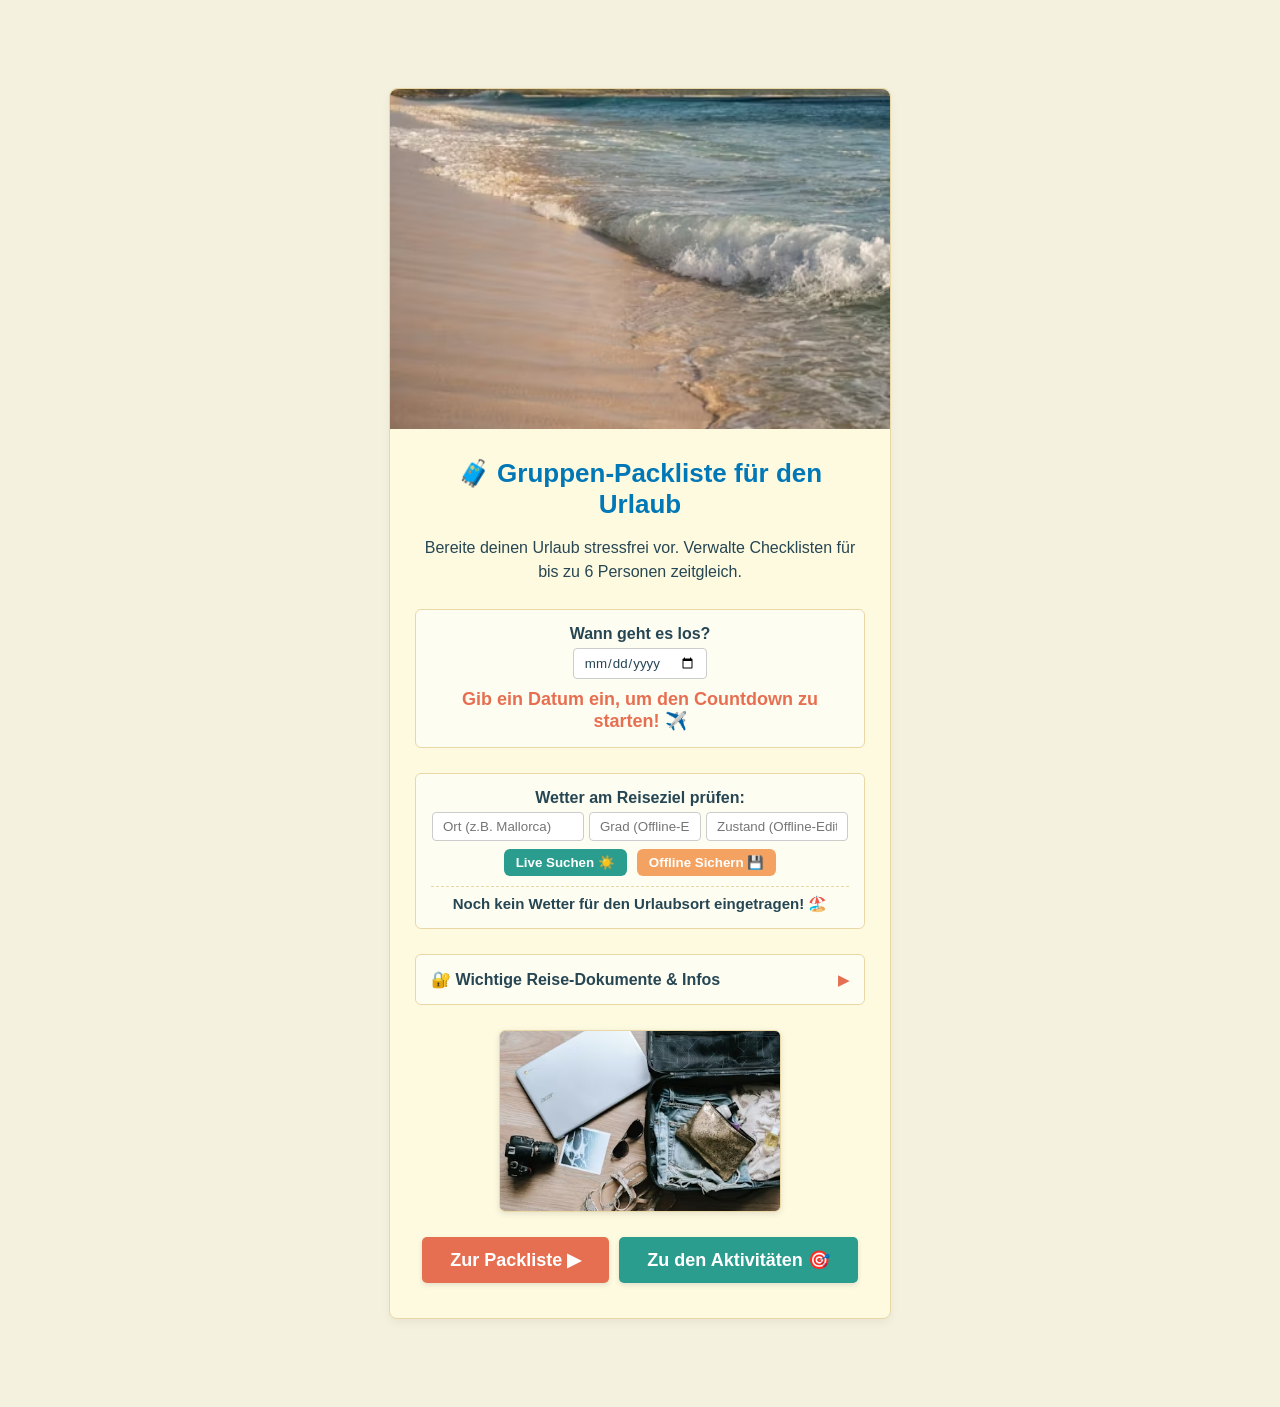
<file: index.html>
<!doctype html>
<html lang="de">
<head>
  <meta charset="utf-8">
  <meta name="viewport" content="width=device-width, initial-scale=1">
  <title>Urlaubs-Packliste</title>
  <link rel="stylesheet" href="CSS/planer.css">
</head>
<body>

<div id="home-page" class="welcome-screen">
  <img src="Bilder/strand.jpg" alt="Strand Urlaub" class="welcome-img-top">
  
  <h1>🧳 Gruppen-Packliste für den Urlaub</h1>
  <p>Bereite deinen Urlaub stressfrei vor. Verwalte Checklisten für bis zu 6 Personen zeitgleich.</p>

<div class="countdown-container">
    <label for="travel-date">Wann geht es los?</label>
    <input type="date" id="travel-date" onchange="saveTravelDate()">
    <div id="countdown-display">Lade Countdown...</div>
  </div>

  <div class="countdown-container" style="margin-top: 15px;">
  <label for="weather-city">Wetter am Reiseziel prüfen:</label>
  <div style="display: flex; gap: 5px; justify-content: center; margin-bottom: 8px; flex-wrap: wrap;">
    <input type="text" id="weather-city" placeholder="Ort (z.B. Mallorca)" style="padding: 6px 10px; border: 1px solid #ccc; border-radius: 4px; width: 130px;">
    <input type="text" id="weather-temp" placeholder="Grad (Offline-Edit)" style="padding: 6px 10px; border: 1px solid #ccc; border-radius: 4px; width: 90px;">
    <input type="text" id="weather-desc" placeholder="Zustand (Offline-Edit)" style="padding: 6px 10px; border: 1px solid #ccc; border-radius: 4px; width: 120px;">
  </div>
  
  <div style="display: flex; gap: 10px; justify-content: center; margin-bottom: 10px;">
    <button class="add-btn" onclick="getLiveWeather()" style="padding: 6px 12px; margin: 0;">Live Suchen ☀️</button>
    <button class="add-btn" onclick="saveOfflineWeather()" style="padding: 6px 12px; margin: 0; background-color: #f4a261;">Offline Sichern 💾</button>
  </div>
  
  <div id="weather-display" style="font-weight: bold; color: #264653; font-size: 15px; border-top: 1px dashed #e9d8a6; padding-top: 8px; margin-top: 5px;">
    Noch kein Wetter geladen oder gemerkt!
  </div>
</div>

<div class="countdown-container vault-container" style="margin-top: 15px;">
    <div class="vault-header" onclick="toggleVault()">
      <label style="margin: 0; cursor: pointer;">🔐 Wichtige Reise-Dokumente & Infos</label>
      <span id="vault-status-icon">▶</span>
    </div>
    
    <div id="vault-content" style="display: none; margin-top: 15px; border-top: 1px dashed #e9d8a6; padding-top: 15px; text-align: left;">
      <div class="vault-field">
        <label>🏨 Hotel-Adresse & Check-In Zeit:</label>
        <textarea id="vault-hotel" rows="2" placeholder="z.B. Hotel Sunshine, Strandstraße 5..."></textarea>
      </div>
      <div class="vault-field">
        <label>✈️ Flugnummern / Zugverbindungen:</label>
        <input type="text" id="vault-transport" placeholder="z.B. Hinflug: EW1234...">
      </div>
      <div class="vault-field">
        <label>🎟️ Buchungscodes & Tickets (Mietwagen, Fähre etc.):</label>
        <input type="text" id="vault-booking" placeholder="z.B. Mietwagen-Code: HERTZ-9876543">
      </div>
      <div class="vault-field">
        <label>📞 Wichtige Telefonnummern:</label>
        <input type="text" id="vault-phone" placeholder="z.B. Versicherung Notruf: +49...">
      </div>
      <div class="vault-field">
      <label>📝 Sonstige Notizen & wichtige Infos:</label>
      <textarea id="vault-notes" rows="4" placeholder="z.B. WLAN-Passwort: Urlaub2026!, PIN für den Schlüsselsafe, Packstation-Codes..."></textarea>
    </div>
      <button class="add-btn" onclick="saveVaultData()" style="width: 100%; margin-top: 10px; background-color: #e76f51;">Daten im Tresor sichern 💾</button>
    </div>
  </div>

  <img src="Bilder/koffer.jpg" alt="Reisegepäck" class="welcome-img-center">
  

  <div style="display: flex; gap: 10px; justify-content: center; flex-wrap: wrap;">
    <button class="start-btn" onclick="showChecklistDirect()">Zur Packliste ▶</button>
    <button class="start-btn view-toggle-btn" onclick="showActivitiesDirect()">Zu den Aktivitäten 🎯</button>
  </div>
</div>

<div id="checklist-page" class="checklist-view">

  <h1>🧳 Gruppen-Packliste für den Urlaub</h1>

  <div class="navigation-container">
  <button id="btn-prev" class="nav-btn" onclick="navigatePerson(-1)">◀ Zurück</button>
  <button class="nav-btn" onclick="showHome()">🏠 Home</button>
  <button id="btn-next" class="nav-btn" onclick="navigatePerson(1)">Weiter ▶</button>
  <span id="person-indicator">Person 1 von 6</span>
  <button class="nav-btn reset-btn" onclick="resetAllLists()">🗑️ Liste leeren</button>
  <button id="btn-toggle-view" class="nav-btn view-toggle-btn" onclick="togglePacklistActivityView()">🎯 Zu den Aktivitäten</button>
</div>

  <div class="progress-container">
    <div id="progress-bar">0%</div>
  </div>

  <main class="grid-container" id="activity-area" style="display: none;">
  <div class="person-card active">
    <h2>🎯 Urlaubs-Aktivitäten & Ausflüge</h2>
    <p style="font-size: 14px; color: #264653; margin-bottom: 15px;">
      Sammelt hier gemeinsam Ideen für euren Urlaub. Was wollt ihr erleben?
    </p>
    
    <h3 style="font-size: 14px; color: #e76f51; text-transform: uppercase; margin-top: 20px; margin-bottom: 10px; letter-spacing: 0.5px;">
      🗺️ Unsere Erlebnisse & Pläne
    </h3>

    <div id="global-activity-list"></div>

    <div class="add-item-form" style="margin-top: 25px; border-top: 2px dashed #e9d8a6; padding-top: 15px;">
      <input type="text" id="input-activity" placeholder="Eigene Idee hinzufügen...">
      <button class="add-btn" onclick="addActivityItem()">Hinzufügen</button>
    </div>
  </div>
</main>

  <main class="grid-container" id="packlist-area">

    <!-- PERSON 1 -->
    <section class="person-card active" id="card-p1">
      <h2>👤 <input type="text" class="name-input" id="name-p1" value="Person 1" maxlength="15"></h2>
      <div class="todo-list">
        <h3>📅 Vorbereitungen & Erledigungen</h3>
        <label class="todo-item"><input type="checkbox" class="save-cb" id="p1-t1"><span>Reisepass Gültigkeit prüfen</span></label>
        <label class="todo-item"><input type="checkbox" class="save-cb" id="p1-t2"><span>Auslandskrankenversicherung abschließen</span></label>
        <label class="todo-item"><input type="checkbox" class="save-cb" id="p1-t3"><span>Notfallkontakte hinterlegen</span></label>
        <label class="todo-item"><input type="checkbox" class="save-cb" id="p1-t4"><span>Flugtickets / Buchungen ausdrucken</span></label>
        <label class="todo-item"><input type="checkbox" class="save-cb" id="p1-t5"><span>Nachbarn wegen Blumen/Post bitten</span></label>
        <h3>🧳 Packliste</h3>
        <label class="todo-item"><input type="checkbox" class="save-cb" id="p1-t6"><span>Reisepass / Personalausweis</span></label>
        <label class="todo-item"><input type="checkbox" class="save-cb" id="p1-t7"><span>Krankenkassenkarte</span></label>
        <label class="todo-item"><input type="checkbox" class="save-cb" id="p1-t8"><span>Bargeld & Kreditkarte</span></label>
        <label class="todo-item"><input type="checkbox" class="save-cb" id="p1-t9"><span>Zahnbürste & Zahnpasta</span></label>
        <label class="todo-item"><input type="checkbox" class="save-cb" id="p1-t10"><span>Duschgel & Shampoo</span></label>
        <label class="todo-item"><input type="checkbox" class="save-cb" id="p1-t11"><span>Smartphone & Ladekabel</span></label>
        <label class="todo-item"><input type="checkbox" class="save-cb" id="p1-t12"><span>Powerbank</span></label>
        <label class="todo-item"><input type="checkbox" class="save-cb" id="p1-t13"><span>Unterwäsche & Socken</span></label>
        <label class="todo-item"><input type="checkbox" class="save-cb" id="p1-t14"><span>T-Shirts & Hosen</span></label>
        <label class="todo-item"><input type="checkbox" class="save-cb" id="p1-t15"><span>Schuhe & Jacke</span></label>
    
<div class="custom-items-container">
    <h3>➕ Eigene Dinge</h3>
  
    <div class="custom-items-list" id="custom-list-p1"></div>
  
    <div class="add-item-form">
    <input type="text" id="input-p1" placeholder="z.B. Schnorchel, Buch..." maxlength="30">
    <button class="add-btn" onclick="addCustomItem('p1')">Hinzufügen</button>
    </div>
</div>
    </div>
    </section>

    <!-- PERSON 2 -->
    <section class="person-card" id="card-p2">
      <h2>👤 <input type="text" class="name-input" id="name-p2" value="Person 2" maxlength="15"></h2>
      <div class="todo-list">
        <h3>📅 Vorbereitungen & Erledigungen</h3>
        <label class="todo-item"><input type="checkbox" class="save-cb" id="p2-t1"><span>Reisepass Gültigkeit prüfen</span></label>
        <label class="todo-item"><input type="checkbox" class="save-cb" id="p2-t2"><span>Auslandskrankenversicherung abschließen</span></label>
        <label class="todo-item"><input type="checkbox" class="save-cb" id="p2-t3"><span>Notfallkontakte hinterlegen</span></label>
        <label class="todo-item"><input type="checkbox" class="save-cb" id="p2-t4"><span>Flugtickets / Buchungen ausdrucken</span></label>
        <label class="todo-item"><input type="checkbox" class="save-cb" id="p2-t5"><span>Nachbarn wegen Blumen/Post bitten</span></label>
        <h3>🧳 Packliste</h3>
        <label class="todo-item"><input type="checkbox" class="save-cb" id="p2-t6"><span>Reisepass / Personalausweis</span></label>
        <label class="todo-item"><input type="checkbox" class="save-cb" id="p2-t7"><span>Krankenkassenkarte</span></label>
        <label class="todo-item"><input type="checkbox" class="save-cb" id="p2-t8"><span>Bargeld & Kreditkarte</span></label>
        <label class="todo-item"><input type="checkbox" class="save-cb" id="p2-t9"><span>Zahnbürste & Zahnpasta</span></label>
        <label class="todo-item"><input type="checkbox" class="save-cb" id="p2-t10"><span>Duschgel & Shampoo</span></label>
        <label class="todo-item"><input type="checkbox" class="save-cb" id="p2-t11"><span>Smartphone & Ladekabel</span></label>
        <label class="todo-item"><input type="checkbox" class="save-cb" id="p2-t12"><span>Powerbank</span></label>
        <label class="todo-item"><input type="checkbox" class="save-cb" id="p2-t13"><span>Unterwäsche & Socken</span></label>
        <label class="todo-item"><input type="checkbox" class="save-cb" id="p2-t14"><span>T-Shirts & Hosen</span></label>
        <label class="todo-item"><input type="checkbox" class="save-cb" id="p2-t15"><span>Schuhe & Jacke</span></label>
    
    <div class="custom-items-container">
        <h3>➕ Eigene Dinge</h3>
  
        <div class="custom-items-list" id="custom-list-p2"></div>
  
        <div class="add-item-form">
        <input type="text" id="input-p2" placeholder="z.B. Schnorchel, Buch..." maxlength="30">
        <button class="add-btn" onclick="addCustomItem('p2')">Hinzufügen</button>
        </div>
    </div>
    </div>
    </section>

    <!-- PERSON 3 -->
    <section class="person-card" id="card-p3">
      <h2>👤 <input type="text" class="name-input" id="name-p3" value="Person 3" maxlength="15"></h2>
      <div class="todo-list">
        <h3>📅 Vorbereitungen & Erledigungen</h3>
        <label class="todo-item"><input type="checkbox" class="save-cb" id="p3-t1"><span>Reisepass Gültigkeit prüfen</span></label>
        <label class="todo-item"><input type="checkbox" class="save-cb" id="p3-t2"><span>Auslandskrankenversicherung abschließen</span></label>
        <label class="todo-item"><input type="checkbox" class="save-cb" id="p3-t3"><span>Notfallkontakte hinterlegen</span></label>
        <label class="todo-item"><input type="checkbox" class="save-cb" id="p3-t4"><span>Flugtickets / Buchungen ausdrucken</span></label>
        <label class="todo-item"><input type="checkbox" class="save-cb" id="p3-t5"><span>Nachbarn wegen Blumen/Post bitten</span></label>
        <h3>🧳 Packliste</h3>
        <label class="todo-item"><input type="checkbox" class="save-cb" id="p3-t6"><span>Reisepass / Personalausweis</span></label>
        <label class="todo-item"><input type="checkbox" class="save-cb" id="p3-t7"><span>Krankenkassenkarte</span></label>
        <label class="todo-item"><input type="checkbox" class="save-cb" id="p3-t8"><span>Bargeld & Kreditkarte</span></label>
        <label class="todo-item"><input type="checkbox" class="save-cb" id="p3-t9"><span>Zahnbürste & Zahnpasta</span></label>
        <label class="todo-item"><input type="checkbox" class="save-cb" id="p3-t10"><span>Duschgel & Shampoo</span></label>
        <label class="todo-item"><input type="checkbox" class="save-cb" id="p3-t11"><span>Smartphone & Ladekabel</span></label>
        <label class="todo-item"><input type="checkbox" class="save-cb" id="p3-t12"><span>Powerbank</span></label>
        <label class="todo-item"><input type="checkbox" class="save-cb" id="p3-t13"><span>Unterwäsche & Socken</span></label>
        <label class="todo-item"><input type="checkbox" class="save-cb" id="p3-t14"><span>T-Shirts & Hosen</span></label>
        <label class="todo-item"><input type="checkbox" class="save-cb" id="p3-t15"><span>Schuhe & Jacke</span></label>
    <div class="custom-items-container">
        <h3>➕ Eigene Dinge</h3>
  
        <div class="custom-items-list" id="custom-list-p3"></div>
  
        <div class="add-item-form">
        <input type="text" id="input-p3" placeholder="z.B. Schnorchel, Buch..." maxlength="30">
        <button class="add-btn" onclick="addCustomItem('p3')">Hinzufügen</button>
        </div>
    </div>
      </div>
    </section>

    <!-- PERSON 4 -->
    <section class="person-card" id="card-p4">
      <h2>👤 <input type="text" class="name-input" id="name-p4" value="Person 4" maxlength="15"></h2>
      <div class="todo-list">
        <h3>📅 Vorbereitungen & Erledigungen</h3>
        <label class="todo-item"><input type="checkbox" class="save-cb" id="p4-t1"><span>Reisepass Gültigkeit prüfen</span></label>
        <label class="todo-item"><input type="checkbox" class="save-cb" id="p4-t2"><span>Auslandskrankenversicherung abschließen</span></label>
        <label class="todo-item"><input type="checkbox" class="save-cb" id="p4-t3"><span>Notfallkontakte hinterlegen</span></label>
        <label class="todo-item"><input type="checkbox" class="save-cb" id="p4-t4"><span>Flugtickets / Buchungen ausdrucken</span></label>
        <label class="todo-item"><input type="checkbox" class="save-cb" id="p4-t5"><span>Nachbarn wegen Blumen/Post bitten</span></label>
        <h3>🧳 Packliste</h3>
        <label class="todo-item"><input type="checkbox" class="save-cb" id="p4-t6"><span>Reisepass / Personalausweis</span></label>
        <label class="todo-item"><input type="checkbox" class="save-cb" id="p4-t7"><span>Krankenkassenkarte</span></label>
        <label class="todo-item"><input type="checkbox" class="save-cb" id="p4-t8"><span>Bargeld & Kreditkarte</span></label>
        <label class="todo-item"><input type="checkbox" class="save-cb" id="p4-t9"><span>Zahnbürste & Zahnpasta</span></label>
        <label class="todo-item"><input type="checkbox" class="save-cb" id="p4-t10"><span>Duschgel & Shampoo</span></label>
        <label class="todo-item"><input type="checkbox" class="save-cb" id="p4-t11"><span>Smartphone & Ladekabel</span></label>
        <label class="todo-item"><input type="checkbox" class="save-cb" id="p4-t12"><span>Powerbank</span></label>
        <label class="todo-item"><input type="checkbox" class="save-cb" id="p4-t13"><span>Unterwäsche & Socken</span></label>
        <label class="todo-item"><input type="checkbox" class="save-cb" id="p4-t14"><span>T-Shirts & Hosen</span></label>
        <label class="todo-item"><input type="checkbox" class="save-cb" id="p4-t15"><span>Schuhe & Jacke</span></label>
    <div class="custom-items-container">
        <h3>➕ Eigene Dinge</h3>
  
        <div class="custom-items-list" id="custom-list-p4"></div>
  
        <div class="add-item-form">
        <input type="text" id="input-p4" placeholder="z.B. Schnorchel, Buch..." maxlength="30">
        <button class="add-btn" onclick="addCustomItem('p4')">Hinzufügen</button>
        </div>
    </div>
      </div>
    </section>

    <!-- PERSON 5 -->
    <section class="person-card" id="card-p5">
      <h2>👤 <input type="text" class="name-input" id="name-p5" value="Person 5" maxlength="15"></h2>
      <div class="todo-list">
        <h3>📅 Vorbereitungen & Erledigungen</h3>
        <label class="todo-item"><input type="checkbox" class="save-cb" id="p5-t1"><span>Reisepass Gültigkeit prüfen</span></label>
        <label class="todo-item"><input type="checkbox" class="save-cb" id="p5-t2"><span>Auslandskrankenversicherung abschließen</span></label>
        <label class="todo-item"><input type="checkbox" class="save-cb" id="p5-t3"><span>Notfallkontakte hinterlegen</span></label>
        <label class="todo-item"><input type="checkbox" class="save-cb" id="p5-t4"><span>Flugtickets / Buchungen ausdrucken</span></label>
        <label class="todo-item"><input type="checkbox" class="save-cb" id="p5-t5"><span>Nachbarn wegen Blumen/Post bitten</span></label>
        <h3>🧳 Packliste</h3>
        <label class="todo-item"><input type="checkbox" class="save-cb" id="p5-t6"><span>Reisepass / Personalausweis</span></label>
        <label class="todo-item"><input type="checkbox" class="save-cb" id="p5-t7"><span>Krankenkassenkarte</span></label>
        <label class="todo-item"><input type="checkbox" class="save-cb" id="p5-t8"><span>Bargeld & Kreditkarte</span></label>
        <label class="todo-item"><input type="checkbox" class="save-cb" id="p5-t9"><span>Zahnbürste & Zahnpasta</span></label>
        <label class="todo-item"><input type="checkbox" class="save-cb" id="p5-t10"><span>Duschgel & Shampoo</span></label>
        <label class="todo-item"><input type="checkbox" class="save-cb" id="p5-t11"><span>Smartphone & Ladekabel</span></label>
        <label class="todo-item"><input type="checkbox" class="save-cb" id="p5-t12"><span>Powerbank</span></label>
        <label class="todo-item"><input type="checkbox" class="save-cb" id="p5-t13"><span>Unterwäsche & Socken</span></label>
        <label class="todo-item"><input type="checkbox" class="save-cb" id="p5-t14"><span>T-Shirts & Hosen</span></label>
        <label class="todo-item"><input type="checkbox" class="save-cb" id="p5-t15"><span>Schuhe & Jacke</span></label>
    <div class="custom-items-container">
        <h3>➕ Eigene Dinge</h3>
  
        <div class="custom-items-list" id="custom-list-p5"></div>
  
        <div class="add-item-form">
        <input type="text" id="input-p5" placeholder="z.B. Schnorchel, Buch..." maxlength="30">
        <button class="add-btn" onclick="addCustomItem('p5')">Hinzufügen</button>
        </div>
    </div>  
      </div>
    </section>

    <!-- PERSON 6 -->
    <section class="person-card" id="card-p6">
      <h2>👤 <input type="text" class="name-input" id="name-p6" value="Person 6" maxlength="15"></h2>
      <div class="todo-list">
        <h3>📅 Vorbereitungen & Erledigungen</h3>
        <label class="todo-item"><input type="checkbox" class="save-cb" id="p6-t1"><span>Reisepass Gültigkeit prüfen</span></label>
        <label class="todo-item"><input type="checkbox" class="save-cb" id="p6-t2"><span>Auslandskrankenversicherung abschließen</span></label>
        <label class="todo-item"><input type="checkbox" class="save-cb" id="p6-t3"><span>Notfallkontakte hinterlegen</span></label>
        <label class="todo-item"><input type="checkbox" class="save-cb" id="p6-t4"><span>Flugtickets / Buchungen ausdrucken</span></label>
        <label class="todo-item"><input type="checkbox" class="save-cb" id="p6-t5"><span>Nachbarn wegen Blumen/Post bitten</span></label>
        <h3>🧳 Packliste</h3>
        <label class="todo-item"><input type="checkbox" class="save-cb" id="p6-t6"><span>Reisepass / Personalausweis</span></label>
        <label class="todo-item"><input type="checkbox" class="save-cb" id="p6-t7"><span>Krankenkassenkarte</span></label>
        <label class="todo-item"><input type="checkbox" class="save-cb" id="p6-t8"><span>Bargeld & Kreditkarte</span></label>
        <label class="todo-item"><input type="checkbox" class="save-cb" id="p6-t9"><span>Zahnbürste & Zahnpasta</span></label>
        <label class="todo-item"><input type="checkbox" class="save-cb" id="p6-t10"><span>Duschgel & Shampoo</span></label>
        <label class="todo-item"><input type="checkbox" class="save-cb" id="p6-t11"><span>Smartphone & Ladekabel</span></label>
        <label class="todo-item"><input type="checkbox" class="save-cb" id="p6-t12"><span>Powerbank</span></label>
        <label class="todo-item"><input type="checkbox" class="save-cb" id="p6-t13"><span>Unterwäsche & Socken</span></label>
        <label class="todo-item"><input type="checkbox" class="save-cb" id="p6-t14"><span>T-Shirts & Hosen</span></label>
        <label class="todo-item"><input type="checkbox" class="save-cb" id="p6-t15"><span>Schuhe & Jacke</span></label>
    <div class="custom-items-container">
        <h3>➕ Eigene Dinge</h3>
  
        <div class="custom-items-list" id="custom-list-p6"></div>
  
        <div class="add-item-form">
        <input type="text" id="input-p6" placeholder="z.B. Schnorchel, Buch..." maxlength="30">
        <button class="add-btn" onclick="addCustomItem('p6')">Hinzufügen</button>
        </div>
    </div>
      </div>
    </section>
</div>
  </main>

  <script src="Javauebung/planer.js"></script>
</body>
</html>
</file>
<file: CSS/planer.css>
body {
  font-family: Arial, sans-serif;
  background-color: #f4f1de; /* Warmer, heller Sand-Hintergrund */
  padding: 20px;
  text-align: center;
  color: #264653; /* Gut lesbares Ozean-Dunkelblau für den Text */
}

h1 {
  color: #0077b6; /* Tiefes Meeresblau */
  font-size: 26px;
}

/* ==========================================
   STYLES FÜR DIE NEUE STARTSEITE (HOME)
   ========================================== */

/* Blendet die Packlisten-Ansicht standardmäßig beim Start aus */
.checklist-view {
  display: none;
}

/* Zentraler Welcome-Container im Design deiner Personenkarten */
.welcome-screen {
  max-width: 450px;
  margin: 60px auto;
  background: #fefae0; /* Sehr helles Strandmatten-Gelb */
  padding: 35px 25px;
  border: 1px solid #e9d8a6;
  border-radius: 8px;
  box-shadow: 0 4px 10px rgba(0,0,0,0.05);
  text-align: center;
}

.welcome-screen h1 {
  margin-top: 0;
  margin-bottom: 15px;
}

.welcome-screen p {
  font-size: 16px;
  line-height: 1.5;
  color: #264653;
  margin-bottom: 25px;
}

/* Großer Start-Button im Stil deiner Navigationsknöpfe */
.start-btn {
  background-color: #e76f51; /* Warmes Terrakotta für Signalwirkung */
  color: white;
  border: none;
  padding: 12px 28px;
  font-size: 18px;
  border-radius: 5px;
  cursor: pointer;
  font-weight: bold;
  box-shadow: 0 2px 5px rgba(0,0,0,0.1);
  transition: background 0.2s, transform 0.1s;
}

.start-btn:hover {
  background-color: #f4a261; /* Helleres Orange beim Hovern */
}

.start-btn:active {
  transform: scale(0.98);
}

/* Unauffälliger Zurück-Link für die Checklisten-Ansicht */
.back-home-btn {
  display: inline-block;
  margin: 0 auto 20px auto;
  background: none;
  border: none;
  color: #e76f51;
  font-size: 14px;
  text-decoration: underline;
  cursor: pointer;
  font-weight: bold;
  transition: color 0.2s;
}

.back-home-btn:hover {
  color: #0077b6;
}

/* ==========================================
   BESTEHENDE MARITIME STYLES
   ========================================== */

.navigation-container {
  margin: 20px auto;
  display: flex;
  justify-content: center;
  align-items: center;
  gap: 10px;
  flex-wrap: wrap;
}

.nav-btn {
  background-color: #0077b6; /* Maritime Button-Farbe */
  color: white;
  border: none;
  padding: 10px 20px;
  font-size: 16px;
  border-radius: 5px;
  cursor: pointer;
  transition: background 0.2s, transform 0.1s;
}

.nav-btn:hover {
  background-color: #0096c7; /* Helleres Blau beim Drüberfahren */
}

.nav-btn:active {
  transform: scale(0.98);
}

#person-indicator {
  font-weight: bold;
  font-size: 18px;
  width: 100%;
  margin-top: 10px;
  color: #264653;
}

.grid-container {
  max-width: 450px;
  margin: 0 auto;
}

.person-card {
  display: none;
  background: #fefae0;
  padding: 25px;
  border: 1px solid #e9d8a6;
  border-radius: 8px;
  box-shadow: 0 4px 10px rgba(0,0,0,0.05);
  text-align: left;
}

.person-card.active {
  display: block;
}

.person-card h2 {
  margin-top: 0;
  border-bottom: 2px solid #e9d8a6;
  padding-bottom: 10px;
  color: #0077b6;
}

.todo-list h3 {
  font-size: 14px;
  color: #e76f51;
  text-transform: uppercase;
  margin-top: 20px;
  margin-bottom: 10px;
  letter-spacing: 0.5px;
}

.todo-item {
  display: flex;
  align-items: center;
  margin-bottom: 12px;
  font-size: 16px;
  cursor: pointer;
  padding: 4px 8px;
  background-color: rgba(255, 255, 255, 0.4);
  border-radius: 4px;
  transition: background 0.2s;
}

.todo-item:hover {
  background-color: rgba(255, 255, 255, 0.8);
}

input[type="checkbox"] {
  margin-right: 12px;
  width: 20px;
  height: 20px;
  cursor: pointer;
  accent-color: #0077b6;
}

input[type="checkbox"]:checked + span {
  text-decoration: line-through;
  color: #a8dadc;
}

.progress-container {
    max-width: 450px;
    background-color: #e0e0e0;
    border-radius: 10px;
    margin: 0 auto 20px auto;
    height: 22px;
    overflow: hidden;
    box-shadow: inset 0 1px 3px rgba(0,0,0,0.2);
}

#progress-bar {
    height: 100%;
    width: 0%;
    background-color: #e76f51;
    color: white;
    font-size: 12px;
    font-weight: bold;
    display: flex;
    align-items: center;
    justify-content: center;
    transition: width 0.3s ease, background-color 0.3s ease;
}

.bg-red { background-color: #e76f51 !important; }
.bg-orange { background-color: #f4a261 !important; }
.bg-yellow { background-color: #e9c46a !important; }
.bg-green { background-color: #2a9d8f !important; }

.custom-items-container {
    margin-top: 25px;
    padding-top: 15px;
    border-top: 2px dashed #e9d8a6;
}

.add-item-form {
    display: flex;
    gap: 10px;
    margin-top: 15px;
}

.add-item-form input {
    flex: 1;
    padding: 8px 12px;
    border: 1px solid #ccc;
    border-radius: 6px;
    font-size: 14px;
    background-color: #fff;
}

.add-btn {
    padding: 8px 15px;
    background-color: #2a9d8f;
    color: white;
    border: none;
    border-radius: 6px;
    cursor: pointer;
    font-weight: bold;
    transition: background 0.2s;
}

.add-btn:hover {
    background-color: #20786e;
}

.custom-item {
    display: flex;
    align-items: center;
    animation: fadeIn 0.3s ease;
}

@keyframes fadeIn {
    from { opacity: 0; transform: translateY(-5px); }
    to { opacity: 1; transform: translateY(0); }
}

.name-input {
  background: transparent;
  border: none;
  font-size: 24px;
  font-weight: bold;
  color: #0077b6;
  font-family: inherit;
  width: 80%;
  cursor: pointer;
  border-bottom: 2px dashed transparent;
  transition: border-color 0.2s;
}

.name-input:focus {
  outline: none;
  border-bottom-color: #e76f51;
  background-color: rgba(255, 255, 255, 0.5);
  border-radius: 4px;
  padding-left: 5px;
}

.welcome-img-top {
  width: calc(100% + 50px);
  margin-left: -25px;     
  margin-top: -35px;      
  height: 340px;
  object-fit: cover;       
  border-top-left-radius: 8px;
  border-top-right-radius: 8px;
  margin-bottom: 25px;
}

.welcome-img-center {
  width: 100%;
  max-width: 280px;
  height: 180px;
  object-fit: cover;
  border-radius: 6px;
  margin: 0 auto 25px auto;
  display: block;
  box-shadow: 0 2px 6px rgba(0,0,0,0.1);
  border: 1px solid #e9d8a6;
}

.countdown-container {
  background-color: rgba(255, 255, 255, 0.6);
  border: 1px solid #e9d8a6;
  border-radius: 6px;
  padding: 15px;
  margin-bottom: 25px;
}

.countdown-container label {
  display: block;
  font-weight: bold;
  margin-bottom: 5px;
  color: #264653;
}

.countdown-container input[type="date"] {
  padding: 6px 10px;
  border: 1px solid #ccc;
  border-radius: 4px;
  font-family: inherit;
  color: #264653;
  margin-bottom: 10px;
}

#countdown-display {
  font-size: 18px;
  font-weight: bold;
  color: #e76f51;
}

.reset-btn {
  background-color: #b7094c !important;
}

.reset-btn:hover {
  background-color: #a0063b !important;
}

.view-toggle-btn {
  background-color: #2a9d8f !important;
}

.view-toggle-btn:hover {
  background-color: #20786e !important;
}

.activity-item {
  border-left: 4px solid #2a9d8f;
  background-color: rgba(42, 157, 143, 0.1) !important;
}

.vault-container {
  border: 1px solid #e9d8a6;
  background-color: rgba(255, 255, 255, 0.6);
}

.vault-header {
  display: flex;
  justify-content: space-between;
  align-items: center;
  cursor: pointer;
  font-weight: bold;
}

#vault-status-icon {
  color: #e76f51;
  font-size: 14px;
  transition: transform 0.2s ease;
}

.vault-field {
  margin-bottom: 12px;
}

.vault-field label {
  display: block;
  font-size: 13px;
  font-weight: bold;
  color: #264653;
  margin-bottom: 4px;
  text-align: left;
}

.vault-field input, .vault-field textarea {
  width: 100%;
  padding: 8px 10px;
  border: 1px solid #ccc;
  border-radius: 4px;
  font-family: inherit;
  font-size: 14px;
  color: #264653;
  box-sizing: border-box;
  background-color: #fff;
}

.vault-field textarea {
  resize: vertical;
}
</file>
